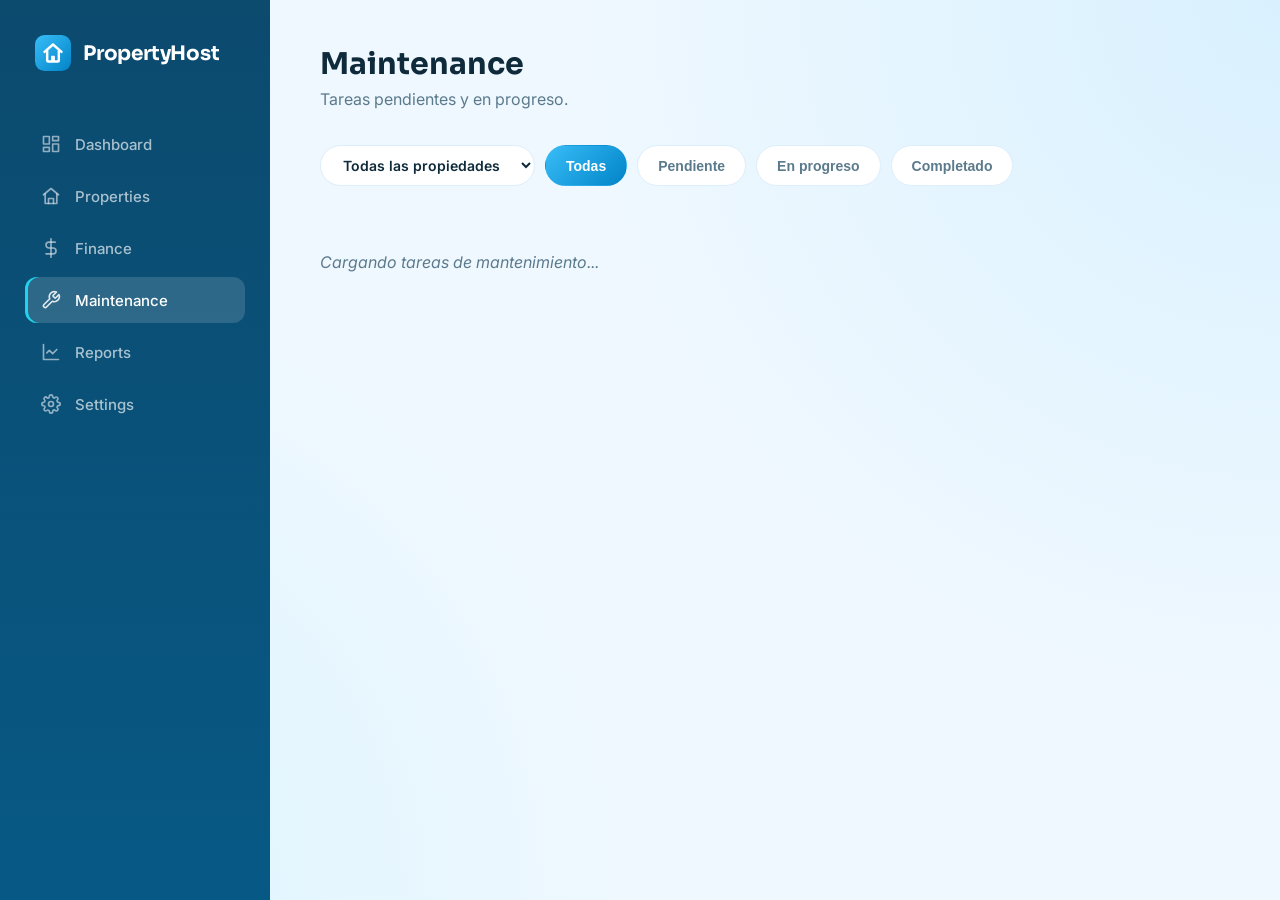
<file: maintenance.html>
<!DOCTYPE html>
<html lang="en">

<head>

    <meta charset="UTF-8">
    <meta name="viewport" content="width=device-width, initial-scale=1.0">

    <title>PropertyHost - Maintenance</title>

    <link rel="icon" type="image/svg+xml" href="favicon.svg">

    <link rel="stylesheet" href="css/style.css">
    <link rel="stylesheet" href="css/dashboard.css">

    <link rel="preconnect" href="https://fonts.googleapis.com">
    <link rel="preconnect" href="https://script.google.com">
    <link rel="preconnect" href="https://script.googleusercontent.com">
    <link href="https://fonts.googleapis.com/css2?family=Inter:wght@300;400;500;600;700&family=Sora:wght@400;600;700;800&display=swap"
        rel="stylesheet">

</head>

<body>

    <div class="container">

        <aside class="sidebar">

            <div class="logo">
                <div class="logo-mark">
                    <svg viewBox="0 0 34 34" xmlns="http://www.w3.org/2000/svg">
                        <defs>
                            <linearGradient id="phGrad" x1="0" y1="0" x2="1" y2="1">
                                <stop offset="0" stop-color="#38BDF8"/>
                                <stop offset="1" stop-color="#0284C7"/>
                            </linearGradient>
                        </defs>
                        <rect width="34" height="34" rx="9" fill="url(#phGrad)"/>
                        <path d="M9 16 L17 9 L25 16" stroke="white" stroke-width="2.3" stroke-linecap="round" stroke-linejoin="round" fill="none"/>
                        <path d="M11.5 15v9a1 1 0 0 0 1 1h9a1 1 0 0 0 1-1v-9" stroke="white" stroke-width="2.3" stroke-linecap="round" stroke-linejoin="round" fill="none"/>
                        <rect x="15.2" y="19.5" width="3.6" height="5.5" rx="0.5" fill="white"/>
                    </svg>
                </div>
                <h1>PropertyHost</h1>
            </div>

                        <nav>
                <a href="index.html" data-page="index">
                    <svg width="20" height="20" viewBox="0 0 24 24" fill="none" stroke="currentColor" stroke-width="2" stroke-linecap="round" stroke-linejoin="round"><rect x="3" y="3" width="7" height="9"/><rect x="14" y="3" width="7" height="5"/><rect x="14" y="12" width="7" height="9"/><rect x="3" y="16" width="7" height="5"/></svg>
                    <span>Dashboard</span>
                </a>
                <a href="properties.html" data-page="properties">
                    <svg width="20" height="20" viewBox="0 0 24 24" fill="none" stroke="currentColor" stroke-width="2" stroke-linecap="round" stroke-linejoin="round"><path d="M3 10.5 12 3l9 7.5"/><path d="M5 9.5V21h14V9.5"/><path d="M9 21v-6h6v6"/></svg>
                    <span>Properties</span>
                </a>
                <a href="finance.html" data-page="finance">
                    <svg width="20" height="20" viewBox="0 0 24 24" fill="none" stroke="currentColor" stroke-width="2" stroke-linecap="round" stroke-linejoin="round"><line x1="12" y1="1" x2="12" y2="23"/><path d="M17 5H9.5a3.5 3.5 0 0 0 0 7h5a3.5 3.5 0 0 1 0 7H6"/></svg>
                    <span>Finance</span>
                </a>
                <a href="maintenance.html" data-page="maintenance" class="active">
                    <svg width="20" height="20" viewBox="0 0 24 24" fill="none" stroke="currentColor" stroke-width="2" stroke-linecap="round" stroke-linejoin="round"><path d="M14.7 6.3a1 1 0 0 0 0 1.4l1.6 1.6a1 1 0 0 0 1.4 0l3.77-3.77a6 6 0 0 1-7.94 7.94l-6.91 6.91a2.12 2.12 0 0 1-3-3l6.91-6.91a6 6 0 0 1 7.94-7.94l-3.76 3.76z"/></svg>
                    <span>Maintenance</span>
                </a>
                <a href="reports.html" data-page="reports">
                    <svg width="20" height="20" viewBox="0 0 24 24" fill="none" stroke="currentColor" stroke-width="2" stroke-linecap="round" stroke-linejoin="round"><path d="M3 3v18h18"/><path d="m19 9-5 5-4-4-3 3"/></svg>
                    <span>Reports</span>
                </a>
                <a href="settings.html" data-page="settings">
                    <svg width="20" height="20" viewBox="0 0 24 24" fill="none" stroke="currentColor" stroke-width="2" stroke-linecap="round" stroke-linejoin="round"><circle cx="12" cy="12" r="3"/><path d="M19.4 15a1.65 1.65 0 0 0 .33 1.82l.06.06a2 2 0 1 1-2.83 2.83l-.06-.06a1.65 1.65 0 0 0-1.82-.33 1.65 1.65 0 0 0-1 1.51V21a2 2 0 0 1-4 0v-.09A1.65 1.65 0 0 0 9 19.4a1.65 1.65 0 0 0-1.82.33l-.06.06a2 2 0 1 1-2.83-2.83l.06-.06a1.65 1.65 0 0 0 .33-1.82 1.65 1.65 0 0 0-1.51-1H3a2 2 0 0 1 0-4h.09A1.65 1.65 0 0 0 4.6 9a1.65 1.65 0 0 0-.33-1.82l-.06-.06a2 2 0 1 1 2.83-2.83l.06.06a1.65 1.65 0 0 0 1.82.33H9a1.65 1.65 0 0 0 1-1.51V3a2 2 0 0 1 4 0v.09a1.65 1.65 0 0 0 1 1.51 1.65 1.65 0 0 0 1.82-.33l.06-.06a2 2 0 1 1 2.83 2.83l-.06.06a1.65 1.65 0 0 0-.33 1.82V9a1.65 1.65 0 0 0 1.51 1H21a2 2 0 0 1 0 4h-.09a1.65 1.65 0 0 0-1.51 1z"/></svg>
                    <span>Settings</span>
                </a>
            </nav>

        </aside>

        <main>

            <div class="page-header">
                <div>
                    <h2>Maintenance</h2>
                    <p>Tareas pendientes y en progreso.</p>
                </div>
            </div>

            <div class="filters">
                <select id="property-filter" class="property-select">
                    <option value="all">Todas las propiedades</option>
                </select>

                <button class="filter-btn active" data-status="all">Todas</button>
                <button class="filter-btn" data-status="pending">Pendiente</button>
                <button class="filter-btn" data-status="progress">En progreso</button>
                <button class="filter-btn" data-status="done">Completado</button>
            </div>

            <div class="maintenance-summary" id="maintenance-summary"></div>

            <div class="maintenance-full-list" id="maintenance-full-list">
                <p class="empty-msg">Cargando tareas de mantenimiento...</p>
            </div>

        </main>

    </div>

    <script src="js/api.js" defer></script>
    <script src="js/icons.js" defer></script>
    <script src="js/maintenance.js" defer></script>

</body>

</html>
</file>
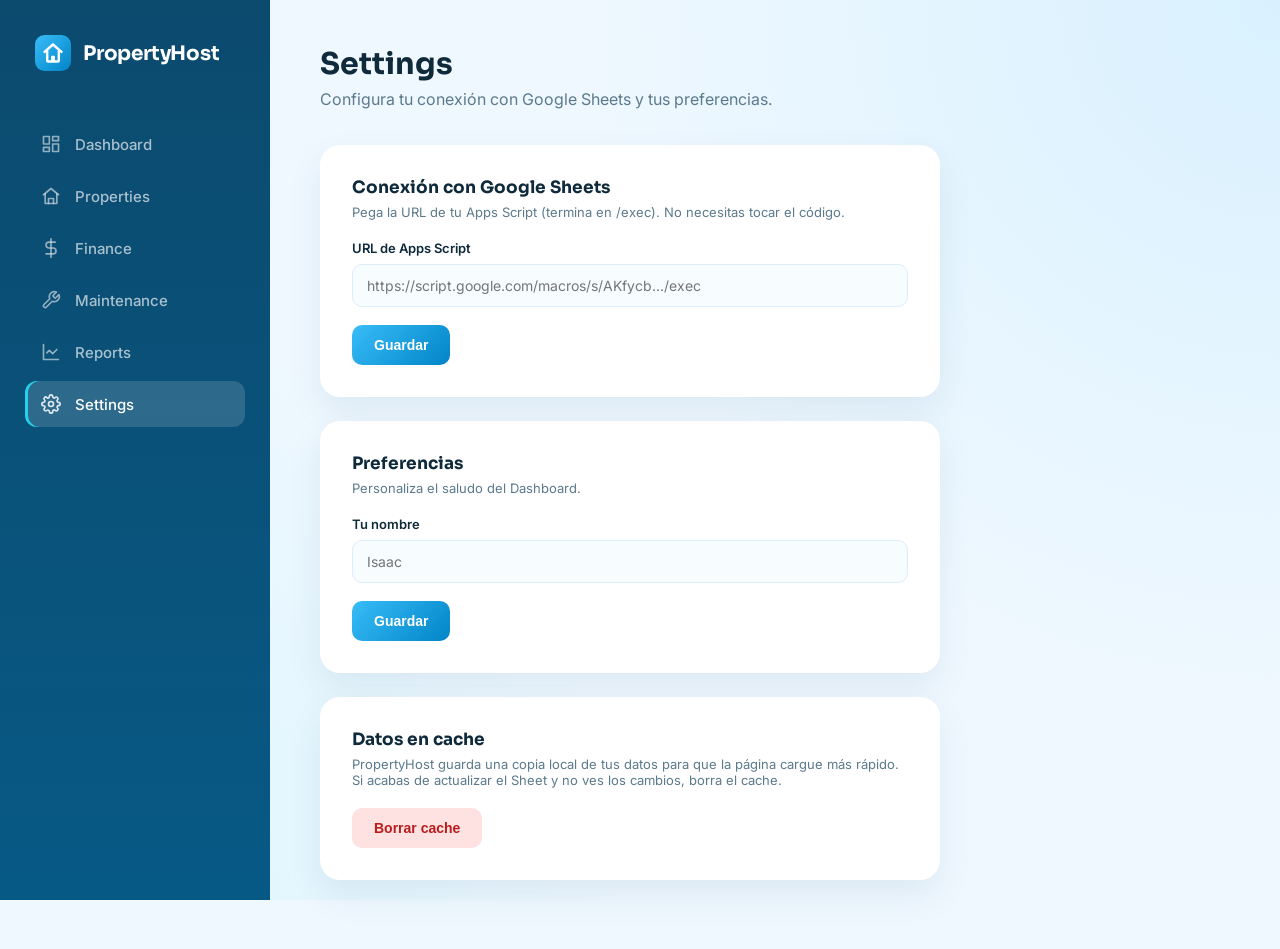
<file: settings.html>
<!DOCTYPE html>
<html lang="en">

<head>

    <meta charset="UTF-8">
    <meta name="viewport" content="width=device-width, initial-scale=1.0">

    <title>PropertyHost - Settings</title>

    <link rel="icon" type="image/svg+xml" href="favicon.svg">

    <link rel="stylesheet" href="css/style.css">
    <link rel="stylesheet" href="css/dashboard.css">

    <link rel="preconnect" href="https://fonts.googleapis.com">
    <link rel="preconnect" href="https://script.google.com">
    <link rel="preconnect" href="https://script.googleusercontent.com">
    <link href="https://fonts.googleapis.com/css2?family=Inter:wght@300;400;500;600;700&family=Sora:wght@400;600;700;800&display=swap"
        rel="stylesheet">

    <style>
        .settings-panel{
            background:#fff;
            border-radius:var(--radius);
            box-shadow:var(--shadow);
            padding:32px;
            max-width:620px;
            margin-bottom:24px;
        }
        .settings-panel h3{
            font-family:var(--font-display);
            font-size:17px;
            margin-bottom:6px;
        }
        .settings-panel .hint{
            color:var(--text-light);
            font-size:13px;
            margin-bottom:20px;
        }
        .field{
            margin-bottom:18px;
        }
        .field label{
            display:block;
            font-size:13px;
            font-weight:600;
            color:var(--text);
            margin-bottom:8px;
        }
        .field input{
            width:100%;
            padding:12px 14px;
            border:1px solid var(--border);
            border-radius:10px;
            font-size:14px;
            font-family:var(--font-body);
            background:#F7FCFF;
        }
        .field input:focus{
            outline:none;
            border-color:var(--primary);
        }
        .btn{
            border:none;
            padding:12px 22px;
            border-radius:10px;
            font-weight:600;
            font-size:14px;
            cursor:pointer;
            transition:.2s;
        }
        .btn-primary{
            background:linear-gradient(135deg, var(--primary), var(--primary-dark));
            color:#fff;
        }
        .btn-primary:hover{
            box-shadow:0 8px 20px rgba(2,132,199,.3);
        }
        .btn-danger{
            background:#FEE2E2;
            color:#B91C1C;
        }
        .btn-danger:hover{
            background:#FECACA;
        }
        .save-msg{
            display:none;
            color:var(--success);
            font-size:13px;
            font-weight:600;
            margin-left:14px;
        }
        .actions{
            display:flex;
            align-items:center;
        }
    </style>

</head>

<body>

    <div class="container">

        <aside class="sidebar">

            <div class="logo">
                <div class="logo-mark">
                    <svg viewBox="0 0 34 34" xmlns="http://www.w3.org/2000/svg">
                        <defs>
                            <linearGradient id="phGrad" x1="0" y1="0" x2="1" y2="1">
                                <stop offset="0" stop-color="#38BDF8"/>
                                <stop offset="1" stop-color="#0284C7"/>
                            </linearGradient>
                        </defs>
                        <rect width="34" height="34" rx="9" fill="url(#phGrad)"/>
                        <path d="M9 16 L17 9 L25 16" stroke="white" stroke-width="2.3" stroke-linecap="round" stroke-linejoin="round" fill="none"/>
                        <path d="M11.5 15v9a1 1 0 0 0 1 1h9a1 1 0 0 0 1-1v-9" stroke="white" stroke-width="2.3" stroke-linecap="round" stroke-linejoin="round" fill="none"/>
                        <rect x="15.2" y="19.5" width="3.6" height="5.5" rx="0.5" fill="white"/>
                    </svg>
                </div>
                <h1>PropertyHost</h1>
            </div>

            <nav>
                <a href="index.html" data-page="index">
                    <svg width="20" height="20" viewBox="0 0 24 24" fill="none" stroke="currentColor" stroke-width="2" stroke-linecap="round" stroke-linejoin="round"><rect x="3" y="3" width="7" height="9"/><rect x="14" y="3" width="7" height="5"/><rect x="14" y="12" width="7" height="9"/><rect x="3" y="16" width="7" height="5"/></svg>
                    <span>Dashboard</span>
                </a>
                <a href="properties.html" data-page="properties">
                    <svg width="20" height="20" viewBox="0 0 24 24" fill="none" stroke="currentColor" stroke-width="2" stroke-linecap="round" stroke-linejoin="round"><path d="M3 10.5 12 3l9 7.5"/><path d="M5 9.5V21h14V9.5"/><path d="M9 21v-6h6v6"/></svg>
                    <span>Properties</span>
                </a>
                <a href="finance.html" data-page="finance">
                    <svg width="20" height="20" viewBox="0 0 24 24" fill="none" stroke="currentColor" stroke-width="2" stroke-linecap="round" stroke-linejoin="round"><line x1="12" y1="1" x2="12" y2="23"/><path d="M17 5H9.5a3.5 3.5 0 0 0 0 7h5a3.5 3.5 0 0 1 0 7H6"/></svg>
                    <span>Finance</span>
                </a>
                <a href="maintenance.html" data-page="maintenance">
                    <svg width="20" height="20" viewBox="0 0 24 24" fill="none" stroke="currentColor" stroke-width="2" stroke-linecap="round" stroke-linejoin="round"><path d="M14.7 6.3a1 1 0 0 0 0 1.4l1.6 1.6a1 1 0 0 0 1.4 0l3.77-3.77a6 6 0 0 1-7.94 7.94l-6.91 6.91a2.12 2.12 0 0 1-3-3l6.91-6.91a6 6 0 0 1 7.94-7.94l-3.76 3.76z"/></svg>
                    <span>Maintenance</span>
                </a>
                <a href="reports.html" data-page="reports">
                    <svg width="20" height="20" viewBox="0 0 24 24" fill="none" stroke="currentColor" stroke-width="2" stroke-linecap="round" stroke-linejoin="round"><path d="M3 3v18h18"/><path d="m19 9-5 5-4-4-3 3"/></svg>
                    <span>Reports</span>
                </a>
                <a href="settings.html" data-page="settings" class="active">
                    <svg width="20" height="20" viewBox="0 0 24 24" fill="none" stroke="currentColor" stroke-width="2" stroke-linecap="round" stroke-linejoin="round"><circle cx="12" cy="12" r="3"/><path d="M19.4 15a1.65 1.65 0 0 0 .33 1.82l.06.06a2 2 0 1 1-2.83 2.83l-.06-.06a1.65 1.65 0 0 0-1.82-.33 1.65 1.65 0 0 0-1 1.51V21a2 2 0 0 1-4 0v-.09A1.65 1.65 0 0 0 9 19.4a1.65 1.65 0 0 0-1.82.33l-.06.06a2 2 0 1 1-2.83-2.83l.06-.06a1.65 1.65 0 0 0 .33-1.82 1.65 1.65 0 0 0-1.51-1H3a2 2 0 0 1 0-4h.09A1.65 1.65 0 0 0 4.6 9a1.65 1.65 0 0 0-.33-1.82l-.06-.06a2 2 0 1 1 2.83-2.83l.06.06a1.65 1.65 0 0 0 1.82.33H9a1.65 1.65 0 0 0 1-1.51V3a2 2 0 0 1 4 0v.09a1.65 1.65 0 0 0 1 1.51 1.65 1.65 0 0 0 1.82-.33l.06-.06a2 2 0 1 1 2.83 2.83l-.06.06a1.65 1.65 0 0 0-.33 1.82V9a1.65 1.65 0 0 0 1.51 1H21a2 2 0 0 1 0 4h-.09a1.65 1.65 0 0 0-1.51 1z"/></svg>
                    <span>Settings</span>
                </a>
            </nav>

        </aside>

        <main>

            <div class="page-header">
                <div>
                    <h2>Settings</h2>
                    <p>Configura tu conexión con Google Sheets y tus preferencias.</p>
                </div>
            </div>

            <div class="settings-panel">
                <h3>Conexión con Google Sheets</h3>
                <p class="hint">Pega la URL de tu Apps Script (termina en /exec). No necesitas tocar el código.</p>

                <div class="field">
                    <label for="sheet-url-input">URL de Apps Script</label>
                    <input type="text" id="sheet-url-input" placeholder="https://script.google.com/macros/s/AKfycb.../exec">
                </div>

                <div class="actions">
                    <button class="btn btn-primary" id="save-url-btn">Guardar</button>
                    <span class="save-msg" id="save-msg">✓ Guardado</span>
                </div>
            </div>

            <div class="settings-panel">
                <h3>Preferencias</h3>
                <p class="hint">Personaliza el saludo del Dashboard.</p>

                <div class="field">
                    <label for="owner-name-input">Tu nombre</label>
                    <input type="text" id="owner-name-input" placeholder="Isaac">
                </div>

                <div class="actions">
                    <button class="btn btn-primary" id="save-name-btn">Guardar</button>
                    <span class="save-msg" id="save-name-msg">✓ Guardado</span>
                </div>
            </div>

            <div class="settings-panel">
                <h3>Datos en cache</h3>
                <p class="hint">PropertyHost guarda una copia local de tus datos para que la página cargue más rápido. Si acabas de actualizar el Sheet y no ves los cambios, borra el cache.</p>

                <div class="actions">
                    <button class="btn btn-danger" id="clear-cache-btn">Borrar cache</button>
                    <span class="save-msg" id="clear-cache-msg">✓ Cache borrado</span>
                </div>
            </div>

        </main>

    </div>

    <script src="js/api.js" defer></script>
    <script src="js/settings.js" defer></script>

</body>

</html>
</file>
<file: css/style.css>
/* ==========================
   PROPERTYHOST DESIGN SYSTEM — "Sky Finance"
========================== */

:root{

    /* Celeste como color de marca, con profundidad para el sidebar */
    --primary:#38BDF8;
    --primary-dark:#0284C7;
    --primary-deep:#0C4A6E;
    --accent:#22D3EE;

    --success:#10B981;
    --warning:#F59E0B;
    --danger:#F43F5E;

    --background:#EFF8FF;

    --sidebar-start:#0C4A6E;
    --sidebar-end:#075985;

    --card:#FFFFFF;

    --text:#0F2A3B;
    --text-light:#5B7A8C;

    --border:#DCEEFB;

    --shadow:0 15px 35px rgba(3,60,97,.08);
    --shadow-lg:0 25px 50px rgba(3,60,97,.14);

    --radius:20px;

    --font-display:'Sora', 'Inter', sans-serif;
    --font-body:'Inter', sans-serif;

}

*{
    margin:0;
    padding:0;
    box-sizing:border-box;
}

body{
    font-family:var(--font-body);
    background:
        radial-gradient(circle at 100% 0%, rgba(56,189,248,.12), transparent 45%),
        radial-gradient(circle at 0% 100%, rgba(34,211,238,.10), transparent 40%),
        var(--background);
    background-attachment:fixed;
    color:var(--text);
}

h1, h2, h3, .page-header h2, .section-title{
    font-family:var(--font-display);
}

::-webkit-scrollbar{
    width:10px;
    height:10px;
}

::-webkit-scrollbar-thumb{
    background:#BFE4FB;
    border-radius:10px;
}
</file>
<file: css/dashboard.css>
.container{
    display:grid;
    grid-template-columns:270px 1fr;
    min-height:100vh;
}

/* ============================
   SIDEBAR
============================ */

.sidebar{
    background:linear-gradient(180deg, var(--sidebar-start), var(--sidebar-end));
    padding:35px 25px;
    display:flex;
    flex-direction:column;
    position:sticky;
    top:0;
    height:100vh;
}

.logo{
    margin-bottom:50px;
    padding:0 10px;
    display:flex;
    align-items:center;
    gap:12px;
}

.logo-mark{
    width:36px;
    height:36px;
    flex-shrink:0;
}

.logo-mark svg{
    width:100%;
    height:100%;
    display:block;
}

.logo h1{
    color:#fff;
    font-size:20px;
    font-weight:700;
    letter-spacing:-.01em;
}

nav{
    display:flex;
    flex-direction:column;
    gap:6px;
}

nav a{
    display:flex;
    align-items:center;
    gap:14px;
    text-decoration:none;
    color:rgba(255,255,255,.65);
    font-weight:500;
    font-size:15px;
    padding:13px 16px;
    border-radius:12px;
    transition:.2s;
}

nav a svg{
    flex-shrink:0;
    opacity:.85;
}

nav a:hover{
    background:rgba(255,255,255,.08);
    color:#fff;
}

nav a.active{
    background:rgba(255,255,255,.14);
    color:#fff;
    box-shadow:inset 3px 0 0 var(--accent);
}

/* ============================
   MAIN
============================ */

main{
    padding:45px 50px;
    max-width:1400px;
}

header{
    margin-bottom:40px;
    display:flex;
    justify-content:space-between;
    align-items:flex-start;
}

header h2{
    font-size:32px;
    font-weight:700;
    letter-spacing:-.01em;
}

header p{
    color:var(--text-light);
    margin-top:8px;
}

.today-pill{
    background:#fff;
    border:1px solid var(--border);
    padding:10px 18px;
    border-radius:999px;
    font-size:13px;
    font-weight:600;
    color:var(--primary-dark);
    box-shadow:var(--shadow);
}

/* ============================
   STAT CARDS
============================ */

.cards{
    display:grid;
    grid-template-columns:repeat(4,1fr);
    gap:22px;
}

.card{
    background:#fff;
    padding:26px;
    border-radius:var(--radius);
    box-shadow:var(--shadow);
    transition:.3s;
    position:relative;
    overflow:hidden;
}

.card::before{
    content:"";
    position:absolute;
    top:0; left:0; right:0;
    height:4px;
    background:linear-gradient(90deg, var(--primary), var(--accent));
    opacity:0;
    transition:.3s;
}

.card:hover{
    transform:translateY(-6px);
    box-shadow:var(--shadow-lg);
}

.card:hover::before{
    opacity:1;
}

.card-top{
    display:flex;
    justify-content:space-between;
    align-items:flex-start;
    margin-bottom:18px;
}

.card-icon{
    width:42px;
    height:42px;
    border-radius:12px;
    display:flex;
    align-items:center;
    justify-content:center;
    background:linear-gradient(135deg, var(--primary), var(--primary-dark));
    color:#fff;
}

.card h3{
    color:var(--text-light);
    font-size:14px;
    font-weight:600;
    text-transform:uppercase;
    letter-spacing:.04em;
}

.card span{
    font-family:var(--font-display);
    font-size:30px;
    font-weight:700;
    color:var(--text);
    display:block;
}

.card .trend{
    display:inline-flex;
    align-items:center;
    gap:4px;
    font-size:13px;
    font-weight:600;
    margin-top:10px;
}

.trend.up{ color:var(--success); }
.trend.down{ color:var(--danger); }

/* ============================
   DASHBOARD GRID (gráfico + mantenimiento)
============================ */

.dashboard-grid{
    display:grid;
    grid-template-columns:2fr 1fr;
    gap:22px;
    margin-top:26px;
}

.panel{
    background:#fff;
    padding:28px 30px;
    border-radius:var(--radius);
    box-shadow:var(--shadow);
}

.panel-head{
    display:flex;
    justify-content:space-between;
    align-items:center;
    margin-bottom:22px;
}

.panel-head h3{
    font-family:var(--font-display);
    font-size:17px;
    font-weight:700;
}

.legend{
    display:flex;
    gap:16px;
    font-size:12px;
    color:var(--text-light);
}

.legend span{
    display:inline-flex;
    align-items:center;
    gap:6px;
}

.legend .dot{
    width:9px;
    height:9px;
    border-radius:50%;
}

.dot.actual{ background:var(--primary-dark); }
.dot.forecast{ background:var(--accent); }

.chart-wrap{
    position:relative;
    height:260px;
}

.maintenance ul{
    margin-top:0;
    display:flex;
    flex-direction:column;
    gap:16px;
    list-style:none;
}

.maintenance li{
    padding-bottom:14px;
    border-bottom:1px solid var(--border);
    font-size:14px;
}

.maintenance li:last-child{
    border-bottom:none;
    padding-bottom:0;
}

.maintenance-link{
    display:flex;
    justify-content:space-between;
    align-items:center;
    text-decoration:none;
    color:inherit;
    border-radius:10px;
    margin:-6px -8px;
    padding:6px 8px;
    transition:.2s;
}

.maintenance-link:hover{
    background:#F0F9FF;
}

.maintenance li .task-main{
    display:inline-flex;
    align-items:center;
    gap:10px;
}

/* ============================
   PROPERTIES
============================ */

.section-title{
    margin:50px 0 22px;
    font-size:24px;
    font-weight:700;
}

.properties-grid{
    display:grid;
    grid-template-columns:repeat(3,1fr);
    gap:22px;
}

.property-card{
    display:block;
    background:#fff;
    border-radius:var(--radius);
    overflow:hidden;
    box-shadow:var(--shadow);
    transition:.3s;
    cursor:pointer;
    text-decoration:none;
    color:inherit;
}

.property-card:hover{
    transform:translateY(-8px);
    box-shadow:var(--shadow-lg);
}

.property-card img{
    width:100%;
    height:190px;
    object-fit:cover;
}

.property-info{
    padding:20px 22px;
}

.property-info h3{
    font-family:var(--font-display);
    font-size:17px;
}

.property-info p{
    margin:6px 0 12px;
    color:var(--text-light);
    font-size:13px;
}

.property-info strong{
    color:var(--primary-dark);
}

/* ============================
   PAGE HEADER (reutilizable en todas las páginas internas)
============================ */

.page-header{
    display:flex;
    justify-content:space-between;
    align-items:center;
    margin-bottom:36px;
}

.page-header h2{
    font-size:30px;
    font-weight:700;
}

.page-header p{
    color:var(--text-light);
    margin-top:6px;
}

/* ============================
   FILTROS (Properties)
============================ */

.filters{
    display:flex;
    gap:10px;
    margin-bottom:28px;
}

.filter-btn{
    background:#fff;
    border:1px solid var(--border);
    padding:10px 20px;
    border-radius:999px;
    font-weight:600;
    font-size:14px;
    color:var(--text-light);
    cursor:pointer;
    transition:.2s;
}

.filter-btn:hover{
    border-color:var(--primary);
    color:var(--primary-dark);
}

.filter-btn.active{
    background:linear-gradient(135deg, var(--primary), var(--primary-dark));
    border-color:transparent;
    color:#fff;
}

/* ============================
   FINANCE
============================ */

.finance-summary{
    display:grid;
    grid-template-columns:repeat(3,1fr);
    gap:22px;
    margin-bottom:30px;
}

.finance-charts{
    display:grid;
    grid-template-columns:1.3fr 1fr;
    gap:22px;
    margin-bottom:30px;
}

.finance-table-wrap{
    background:#fff;
    border-radius:var(--radius);
    box-shadow:var(--shadow);
    padding:10px 30px;
    overflow-x:auto;
}

.finance-table{
    width:100%;
    border-collapse:collapse;
}

.finance-table th{
    text-align:left;
    padding:18px 12px;
    color:var(--text-light);
    font-size:12px;
    font-weight:700;
    text-transform:uppercase;
    letter-spacing:.05em;
    border-bottom:1px solid var(--border);
}

.finance-table td{
    padding:16px 12px;
    border-bottom:1px solid var(--border);
    font-size:14px;
}

.finance-table tr:last-child td{
    border-bottom:none;
}

.finance-table tr:hover td{
    background:#F7FCFF;
}

.amount-positive{
    color:var(--success);
    font-weight:700;
}

.amount-negative{
    color:var(--danger);
    font-weight:700;
}

/* ============================
   MAINTENANCE STATUS (página completa)
============================ */

.maintenance-full-list{
    display:flex;
    flex-direction:column;
    gap:14px;
}

.maintenance-item{
    background:#fff;
    border-radius:16px;
    box-shadow:var(--shadow);
    padding:20px 26px;
    display:flex;
    justify-content:space-between;
    align-items:center;
    transition:.2s;
}

.maintenance-item:hover{
    box-shadow:var(--shadow-lg);
}

.maintenance-item .task-info{
    display:flex;
    flex-direction:column;
    gap:4px;
}

.maintenance-item .task-info strong{
    font-size:15px;
}

.maintenance-item .task-info span{
    color:var(--text-light);
    font-size:13px;
}

.status-badge{
    padding:7px 16px;
    border-radius:999px;
    font-size:12px;
    font-weight:700;
    white-space:nowrap;
}

.status-pending{
    background:#FEF3C7;
    color:#B45309;
}

.status-progress{
    background:#DBEAFE;
    color:#1D4ED8;
}

.status-done{
    background:#D1FAE5;
    color:#047857;
}

/* ============================
   PROPERTY DETAIL PAGE
============================ */

.back-link{
    display:inline-flex;
    align-items:center;
    gap:6px;
    color:var(--text-light);
    text-decoration:none;
    font-weight:600;
    font-size:14px;
    margin-bottom:22px;
    transition:.2s;
}

.back-link:hover{
    color:var(--primary-dark);
}

.property-hero{
    align-items:flex-start;
}

.empty-msg{
    color:var(--text-light);
    font-style:italic;
    margin-top:10px;
}

/* ============================
   RESPONSIVE
============================ */

@media (max-width:1000px){
    .container{
        grid-template-columns:1fr;
    }
    .sidebar{
        position:relative;
        height:auto;
    }
    .cards, .properties-grid, .finance-summary{
        grid-template-columns:repeat(2,1fr);
    }
    .dashboard-grid, .finance-charts{
        grid-template-columns:1fr;
    }
}

/* ============================
   IMPRESIÓN / EXPORTAR (Reports)
============================ */

@media print{
    .sidebar{ display:none; }
    .container{ grid-template-columns:1fr; }
    #export-btn{ display:none; }
    main{ padding:0; }
    .card, .panel, .maintenance-item{ box-shadow:none; border:1px solid var(--border); }
}

/* ============================
   MAINTENANCE - filtros y resumen
============================ */

.property-select{
    background:#fff;
    border:1px solid var(--border);
    padding:10px 18px;
    border-radius:999px;
    font-weight:600;
    font-size:14px;
    color:var(--text);
    cursor:pointer;
    font-family:var(--font-body);
}

.property-select:focus{
    outline:none;
    border-color:var(--primary);
}

.maintenance-summary{
    display:grid;
    grid-template-columns:repeat(4,1fr);
    gap:16px;
    margin-bottom:28px;
}

.maintenance-summary .mini-stat{
    background:#fff;
    border-radius:14px;
    box-shadow:var(--shadow);
    padding:16px 20px;
}

.maintenance-summary .mini-stat span{
    display:block;
    font-family:var(--font-display);
    font-size:24px;
    font-weight:700;
}

.maintenance-summary .mini-stat p{
    color:var(--text-light);
    font-size:12px;
    text-transform:uppercase;
    letter-spacing:.04em;
    font-weight:600;
    margin-top:4px;
}

/* Ícono de categoría (reemplaza los emojis) */

.task-icon{
    width:42px;
    height:42px;
    min-width:42px;
    border-radius:12px;
    display:flex;
    align-items:center;
    justify-content:center;
    background:linear-gradient(135deg, var(--primary), var(--primary-dark));
    color:#fff;
}

.maintenance-item{
    gap:16px;
}

.maintenance-item .task-main{
    display:flex;
    align-items:center;
    gap:16px;
    flex:1;
}
</file>
